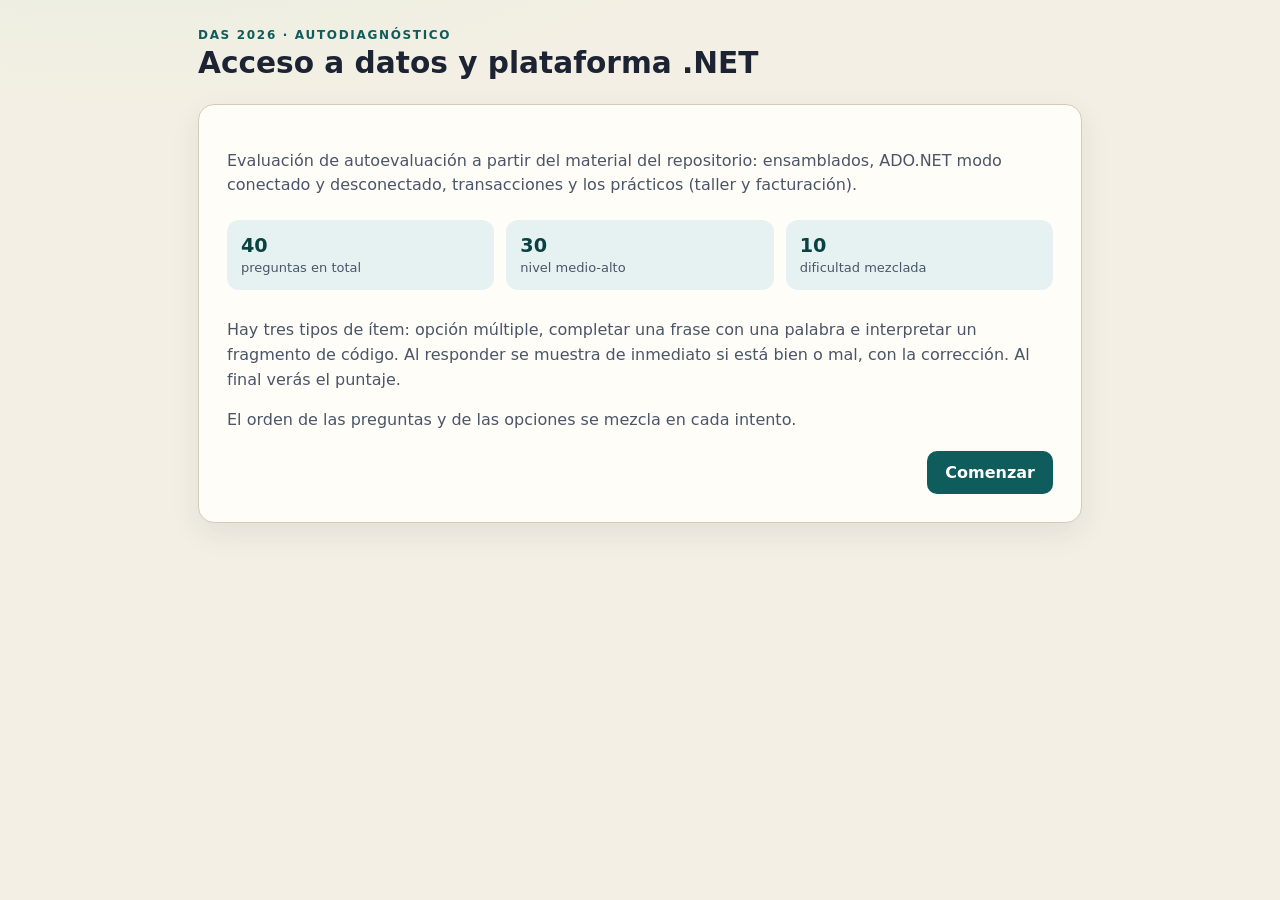
<file: evaluacion/index.html>
<!DOCTYPE html>
<html lang="es">
<head>
  <meta charset="UTF-8">
  <meta name="viewport" content="width=device-width, initial-scale=1">
  <title>Autodiagnóstico DAS 2026</title>
  <link rel="stylesheet" href="estilos.css">
</head>
<body>
  <div id="app"></div>
  <script src="preguntas.js"></script>
  <script src="app.js"></script>
</body>
</html>
</file>
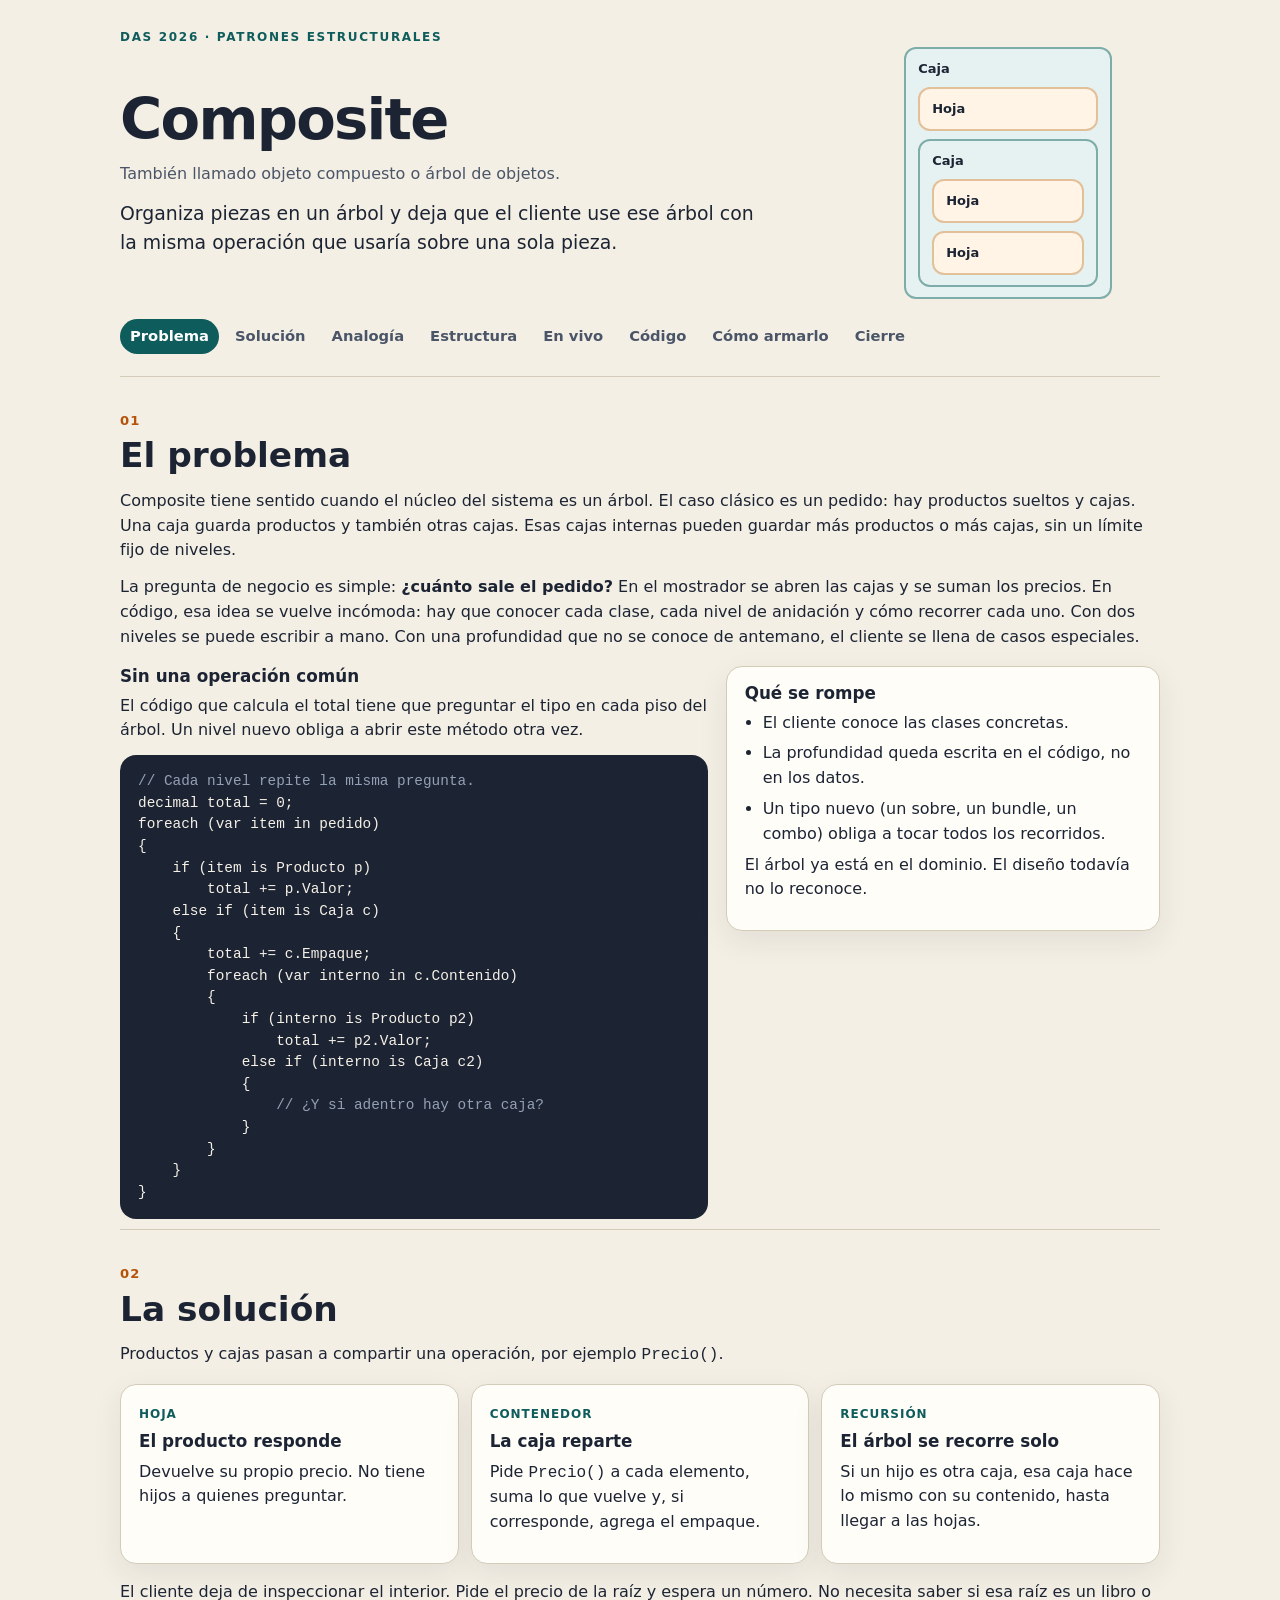
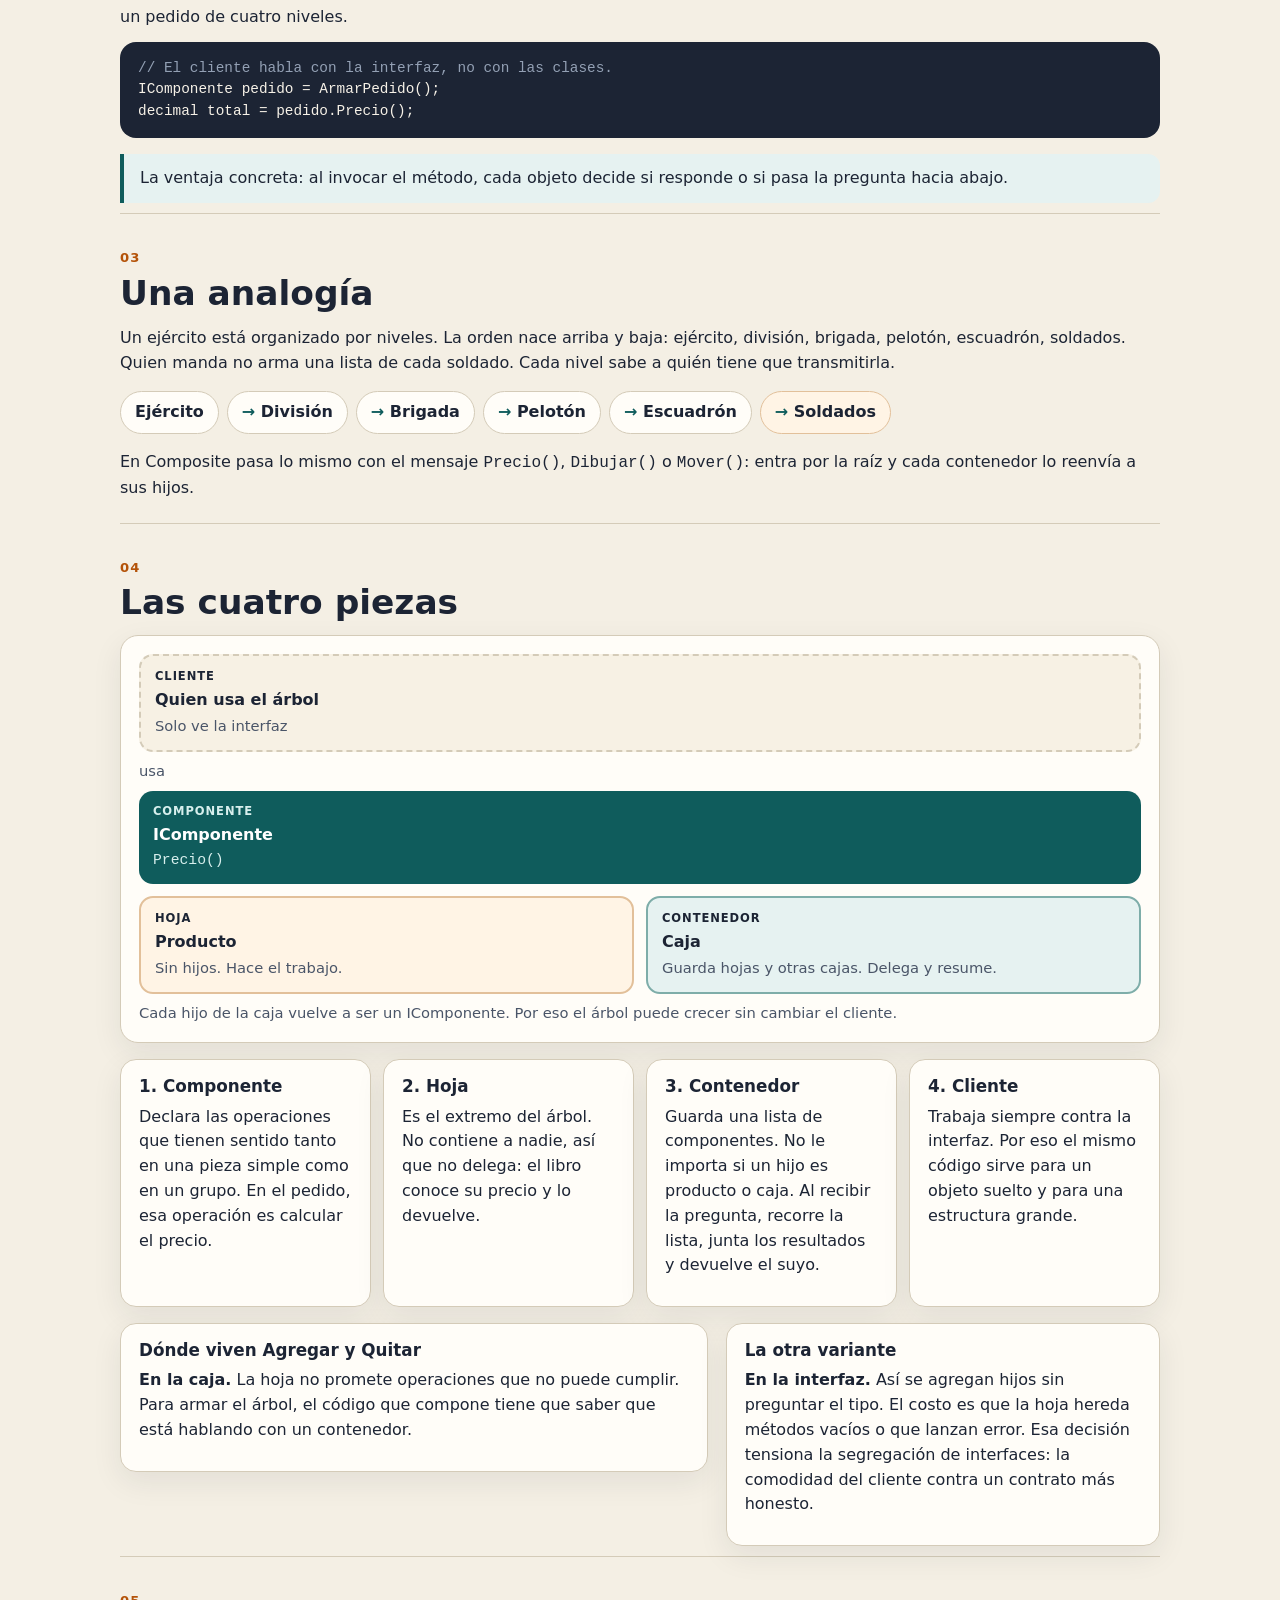
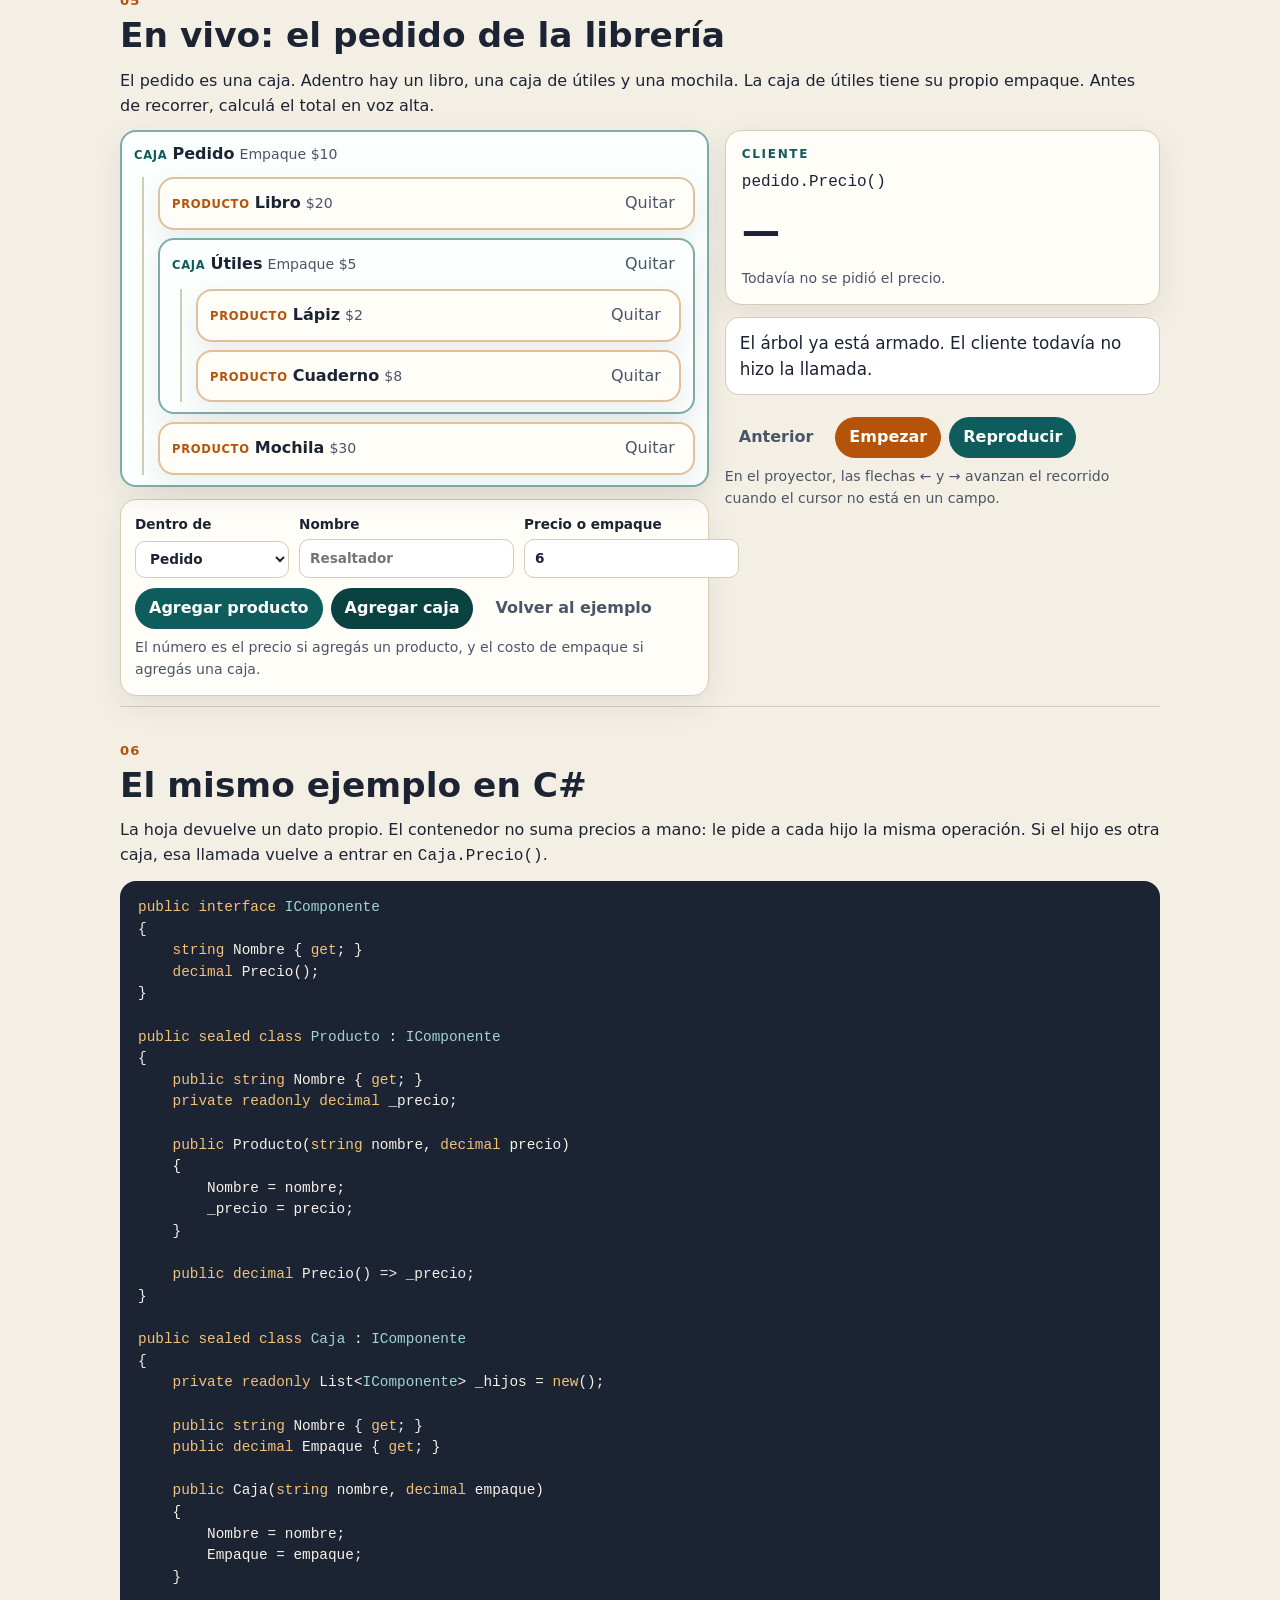
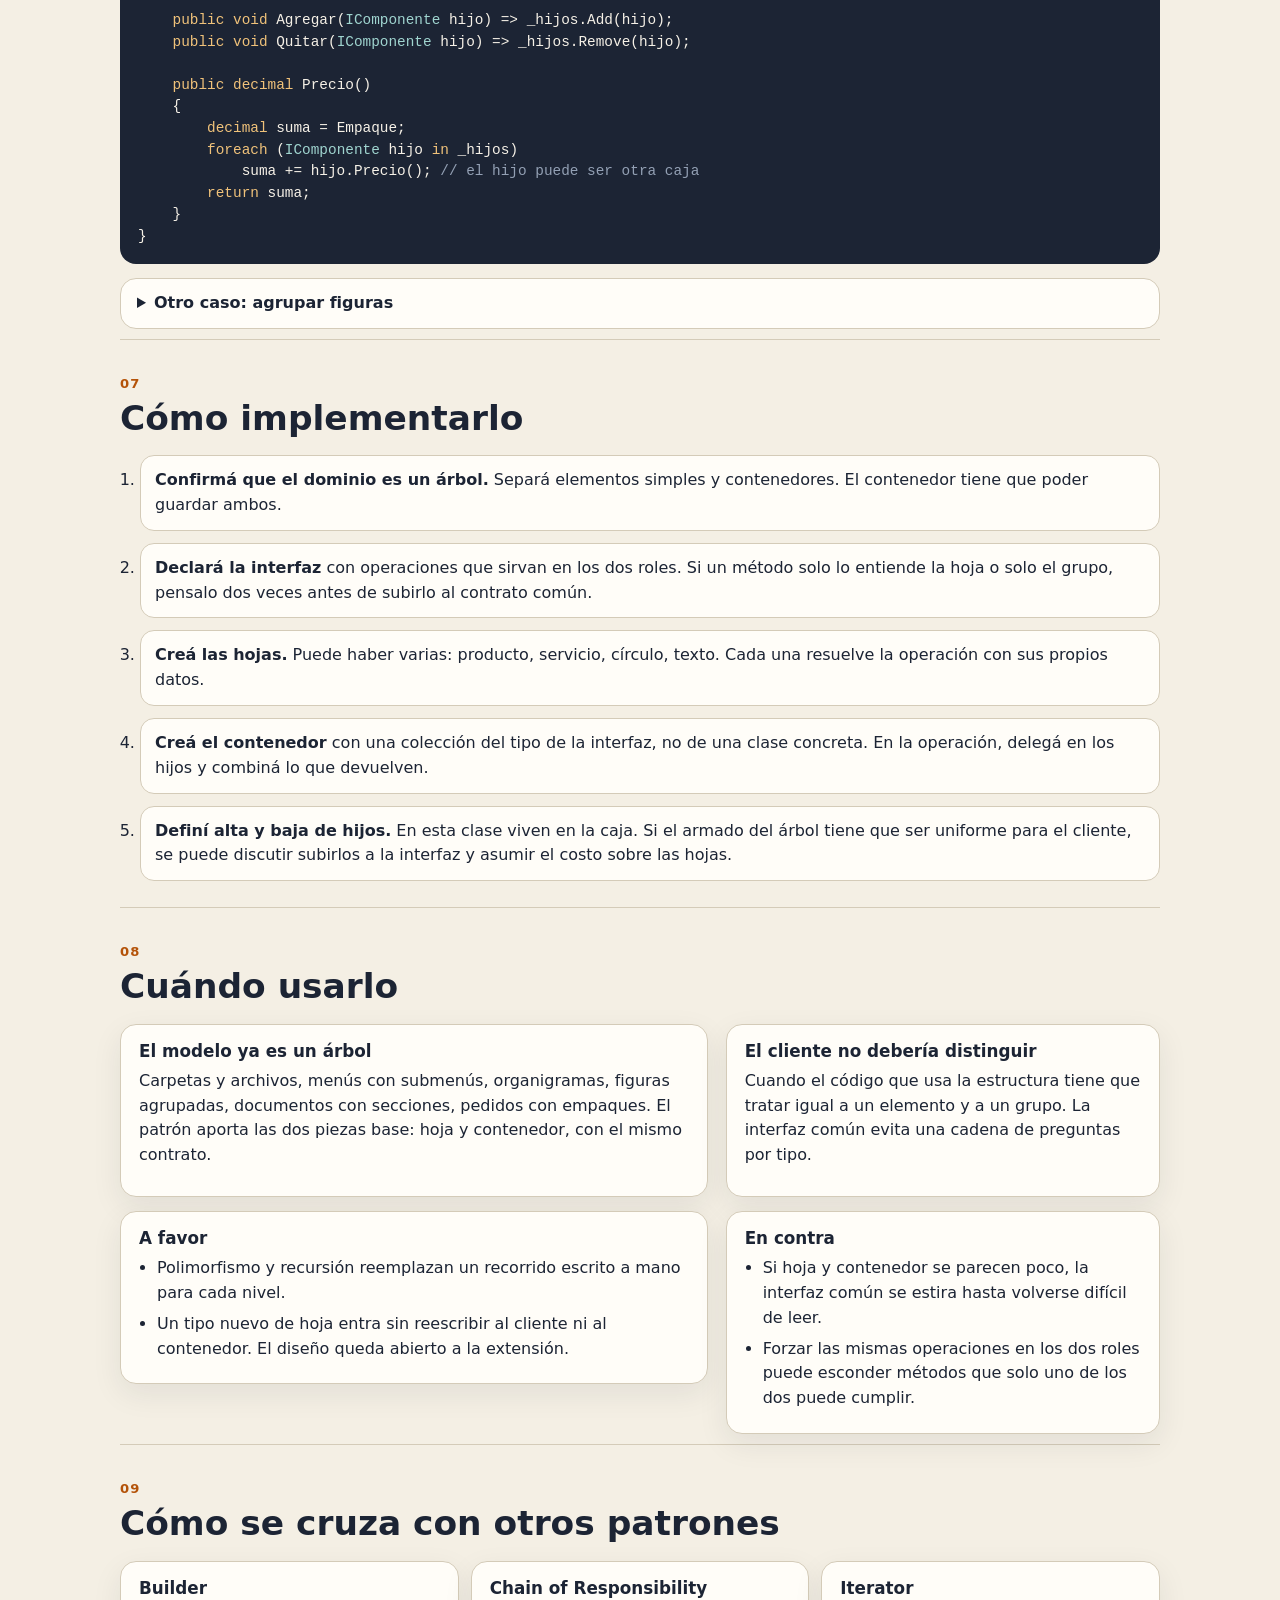
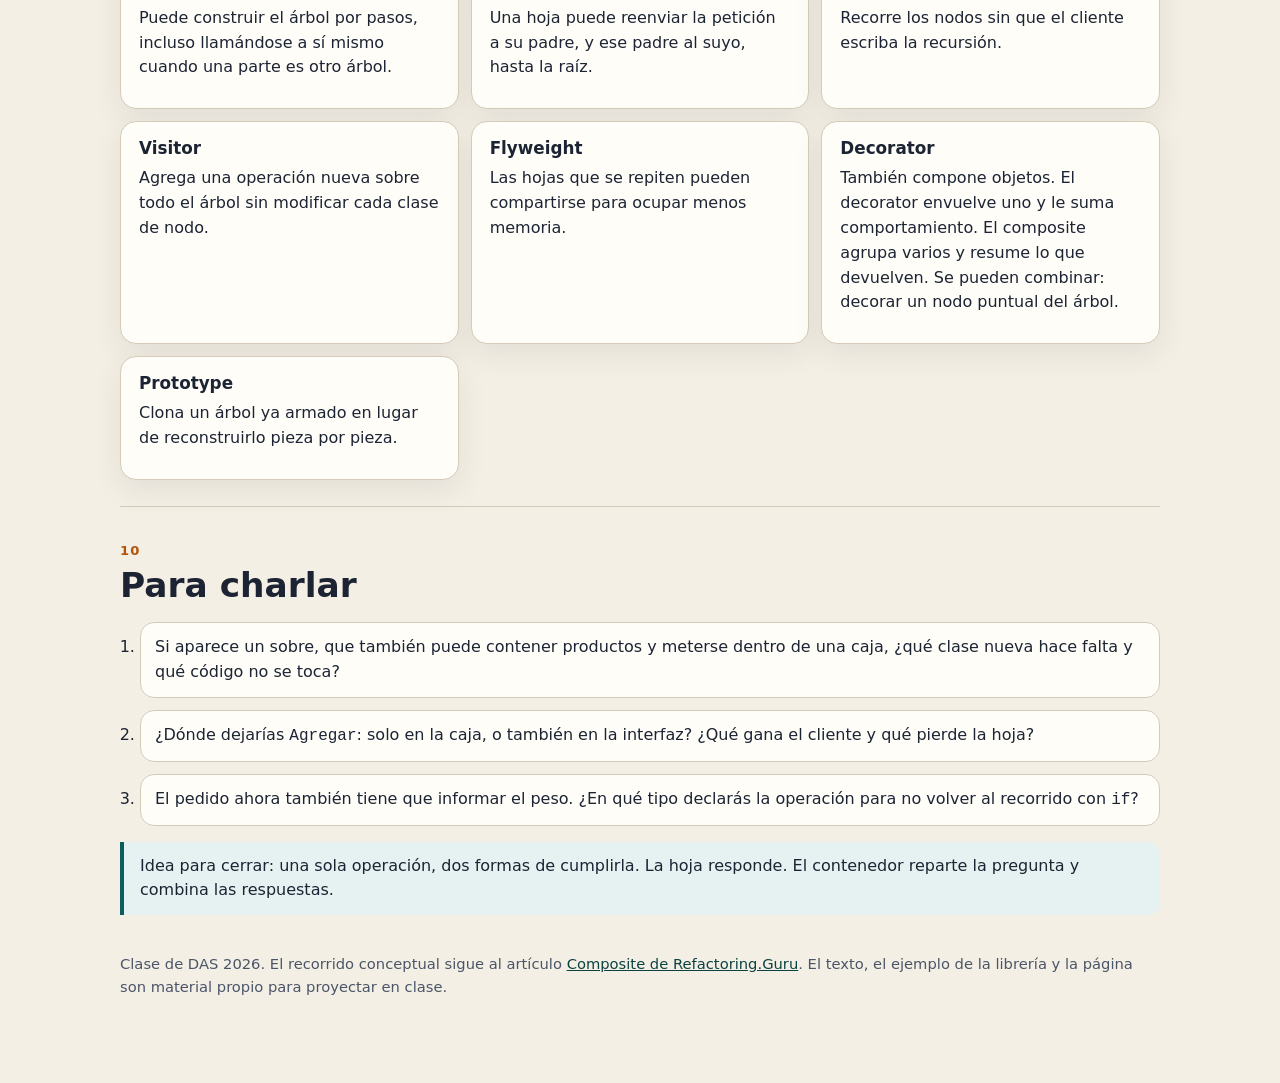
<file: patron_composite/index.html>
<!DOCTYPE html>
<html lang="es">
<head>
  <meta charset="UTF-8">
  <meta name="viewport" content="width=device-width, initial-scale=1">
  <title>Composite · clase DAS 2026</title>
  <link rel="stylesheet" href="estilos.css">
</head>
<body>
  <div class="pagina">
    <header class="hero">
      <p class="marca">DAS 2026 · Patrones estructurales</p>
      <div class="hero-cuerpo">
        <div>
          <h1>Composite</h1>
          <p class="alias">También llamado objeto compuesto o árbol de objetos.</p>
          <p class="lead">Organiza piezas en un árbol y deja que el cliente use ese árbol con la misma operación que usaría sobre una sola pieza.</p>
        </div>
        <div class="hero-arbol" aria-hidden="true">
          <div class="mini caja">Caja
            <div class="mini hoja">Hoja</div>
            <div class="mini caja">Caja
              <div class="mini hoja">Hoja</div>
              <div class="mini hoja">Hoja</div>
            </div>
          </div>
        </div>
      </div>
    </header>

    <nav class="nav" aria-label="Secciones de la clase">
      <a href="#problema">Problema</a>
      <a href="#solucion">Solución</a>
      <a href="#analogia">Analogía</a>
      <a href="#estructura">Estructura</a>
      <a href="#demo">En vivo</a>
      <a href="#codigo">Código</a>
      <a href="#implementacion">Cómo armarlo</a>
      <a href="#cierre">Cierre</a>
    </nav>

    <main>
      <section id="problema" class="seccion">
        <p class="indice">01</p>
        <h2>El problema</h2>
        <p>Composite tiene sentido cuando el núcleo del sistema es un árbol. El caso clásico es un pedido: hay productos sueltos y cajas. Una caja guarda productos y también otras cajas. Esas cajas internas pueden guardar más productos o más cajas, sin un límite fijo de niveles.</p>
        <p>La pregunta de negocio es simple: <strong>¿cuánto sale el pedido?</strong> En el mostrador se abren las cajas y se suman los precios. En código, esa idea se vuelve incómoda: hay que conocer cada clase, cada nivel de anidación y cómo recorrer cada uno. Con dos niveles se puede escribir a mano. Con una profundidad que no se conoce de antemano, el cliente se llena de casos especiales.</p>

        <div class="dos">
          <div>
            <h3>Sin una operación común</h3>
            <p>El código que calcula el total tiene que preguntar el tipo en cada piso del árbol. Un nivel nuevo obliga a abrir este método otra vez.</p>
            <pre class="codigo"><code><span class="com">// Cada nivel repite la misma pregunta.</span>
decimal total = 0;
foreach (var item in pedido)
{
    if (item is Producto p)
        total += p.Valor;
    else if (item is Caja c)
    {
        total += c.Empaque;
        foreach (var interno in c.Contenido)
        {
            if (interno is Producto p2)
                total += p2.Valor;
            else if (interno is Caja c2)
            {
                <span class="com">// ¿Y si adentro hay otra caja?</span>
            }
        }
    }
}</code></pre>
          </div>
          <aside class="nota">
            <h3>Qué se rompe</h3>
            <ul>
              <li>El cliente conoce las clases concretas.</li>
              <li>La profundidad queda escrita en el código, no en los datos.</li>
              <li>Un tipo nuevo (un sobre, un bundle, un combo) obliga a tocar todos los recorridos.</li>
            </ul>
            <p>El árbol ya está en el dominio. El diseño todavía no lo reconoce.</p>
          </aside>
        </div>
      </section>

      <section id="solucion" class="seccion">
        <p class="indice">02</p>
        <h2>La solución</h2>
        <p>Productos y cajas pasan a compartir una operación, por ejemplo <code>Precio()</code>.</p>
        <div class="pasos-idea">
          <article>
            <span>Hoja</span>
            <h3>El producto responde</h3>
            <p>Devuelve su propio precio. No tiene hijos a quienes preguntar.</p>
          </article>
          <article>
            <span>Contenedor</span>
            <h3>La caja reparte</h3>
            <p>Pide <code>Precio()</code> a cada elemento, suma lo que vuelve y, si corresponde, agrega el empaque.</p>
          </article>
          <article>
            <span>Recursión</span>
            <h3>El árbol se recorre solo</h3>
            <p>Si un hijo es otra caja, esa caja hace lo mismo con su contenido, hasta llegar a las hojas.</p>
          </article>
        </div>
        <p>El cliente deja de inspeccionar el interior. Pide el precio de la raíz y espera un número. No necesita saber si esa raíz es un libro o un pedido de cuatro niveles.</p>
        <pre class="codigo"><code><span class="com">// El cliente habla con la interfaz, no con las clases.</span>
IComponente pedido = ArmarPedido();
decimal total = pedido.Precio();</code></pre>
        <p class="cita">La ventaja concreta: al invocar el método, cada objeto decide si responde o si pasa la pregunta hacia abajo.</p>
      </section>

      <section id="analogia" class="seccion">
        <p class="indice">03</p>
        <h2>Una analogía</h2>
        <p>Un ejército está organizado por niveles. La orden nace arriba y baja: ejército, división, brigada, pelotón, escuadrón, soldados. Quien manda no arma una lista de cada soldado. Cada nivel sabe a quién tiene que transmitirla.</p>
        <ol class="cadena" aria-label="Cadena de mando">
          <li>Ejército</li>
          <li>División</li>
          <li>Brigada</li>
          <li>Pelotón</li>
          <li>Escuadrón</li>
          <li>Soldados</li>
        </ol>
        <p>En Composite pasa lo mismo con el mensaje <code>Precio()</code>, <code>Dibujar()</code> o <code>Mover()</code>: entra por la raíz y cada contenedor lo reenvía a sus hijos.</p>
      </section>

      <section id="estructura" class="seccion">
        <p class="indice">04</p>
        <h2>Las cuatro piezas</h2>
        <div class="diagrama" aria-label="Relación entre cliente, interfaz, hoja y contenedor">
          <div class="rol cliente">
            <small>Cliente</small>
            <strong>Quien usa el árbol</strong>
            <span>Solo ve la interfaz</span>
          </div>
          <p class="flecha">usa</p>
          <div class="rol interfaz">
            <small>Componente</small>
            <strong>IComponente</strong>
            <code>Precio()</code>
          </div>
          <div class="ramas">
            <div class="rol hoja">
              <small>Hoja</small>
              <strong>Producto</strong>
              <span>Sin hijos. Hace el trabajo.</span>
            </div>
            <div class="rol compuesto">
              <small>Contenedor</small>
              <strong>Caja</strong>
              <span>Guarda hojas y otras cajas. Delega y resume.</span>
            </div>
          </div>
          <p class="retorno">Cada hijo de la caja vuelve a ser un IComponente. Por eso el árbol puede crecer sin cambiar el cliente.</p>
        </div>

        <div class="grilla-4">
          <article>
            <h3>1. Componente</h3>
            <p>Declara las operaciones que tienen sentido tanto en una pieza simple como en un grupo. En el pedido, esa operación es calcular el precio.</p>
          </article>
          <article>
            <h3>2. Hoja</h3>
            <p>Es el extremo del árbol. No contiene a nadie, así que no delega: el libro conoce su precio y lo devuelve.</p>
          </article>
          <article>
            <h3>3. Contenedor</h3>
            <p>Guarda una lista de componentes. No le importa si un hijo es producto o caja. Al recibir la pregunta, recorre la lista, junta los resultados y devuelve el suyo.</p>
          </article>
          <article>
            <h3>4. Cliente</h3>
            <p>Trabaja siempre contra la interfaz. Por eso el mismo código sirve para un objeto suelto y para una estructura grande.</p>
          </article>
        </div>

        <div class="dos variante">
          <article>
            <h3>Dónde viven Agregar y Quitar</h3>
            <p><strong>En la caja.</strong> La hoja no promete operaciones que no puede cumplir. Para armar el árbol, el código que compone tiene que saber que está hablando con un contenedor.</p>
          </article>
          <article>
            <h3>La otra variante</h3>
            <p><strong>En la interfaz.</strong> Así se agregan hijos sin preguntar el tipo. El costo es que la hoja hereda métodos vacíos o que lanzan error. Esa decisión tensiona la segregación de interfaces: la comodidad del cliente contra un contrato más honesto.</p>
          </article>
        </div>
      </section>

      <section id="demo" class="seccion">
        <p class="indice">05</p>
        <h2>En vivo: el pedido de la librería</h2>
        <p>El pedido es una caja. Adentro hay un libro, una caja de útiles y una mochila. La caja de útiles tiene su propio empaque. Antes de recorrer, calculá el total en voz alta.</p>
        <div class="demo-grid">
          <div>
            <div id="arbol" class="arbol" aria-live="polite"></div>
            <form id="form-alta" class="alta">
              <div class="alta-campos">
                <label>Dentro de
                  <select id="padre"></select>
                </label>
                <label>Nombre
                  <input id="nombre" maxlength="32" placeholder="Resaltador" required>
                </label>
                <label>Precio o empaque
                  <input id="valor" type="number" min="0" step="1" value="6" required>
                </label>
              </div>
              <div class="alta-acciones">
                <button type="submit" value="producto">Agregar producto</button>
                <button type="submit" class="secundario" value="caja">Agregar caja</button>
                <button type="button" id="restaurar" class="texto">Volver al ejemplo</button>
              </div>
              <p class="ayuda">El número es el precio si agregás un producto, y el costo de empaque si agregás una caja.</p>
            </form>
          </div>
          <aside class="recorrido">
            <div class="panel-cliente">
              <p class="marca">Cliente</p>
              <p class="llamada"><code>pedido.Precio()</code></p>
              <p id="total" class="total">—</p>
              <p id="estado-total" class="ayuda">Todavía no se pidió el precio.</p>
            </div>
            <blockquote id="relato">El árbol ya está armado. El cliente todavía no hizo la llamada.</blockquote>
            <ol id="bitacora" class="bitacora"></ol>
            <div class="controles">
              <button type="button" id="anterior">Anterior</button>
              <button type="button" id="siguiente" class="principal">Paso siguiente</button>
              <button type="button" id="reproducir">Reproducir</button>
            </div>
            <p class="ayuda">En el proyector, las flechas ← y → avanzan el recorrido cuando el cursor no está en un campo.</p>
          </aside>
        </div>
      </section>

      <section id="codigo" class="seccion">
        <p class="indice">06</p>
        <h2>El mismo ejemplo en C#</h2>
        <p>La hoja devuelve un dato propio. El contenedor no suma precios a mano: le pide a cada hijo la misma operación. Si el hijo es otra caja, esa llamada vuelve a entrar en <code>Caja.Precio()</code>.</p>
        <pre class="codigo"><code><span class="pal">public interface</span> <span class="tip">IComponente</span>
{
    <span class="pal">string</span> Nombre { <span class="pal">get</span>; }
    <span class="pal">decimal</span> Precio();
}

<span class="pal">public sealed class</span> <span class="tip">Producto</span> : <span class="tip">IComponente</span>
{
    <span class="pal">public string</span> Nombre { <span class="pal">get</span>; }
    <span class="pal">private readonly decimal</span> _precio;

    <span class="pal">public</span> Producto(<span class="pal">string</span> nombre, <span class="pal">decimal</span> precio)
    {
        Nombre = nombre;
        _precio = precio;
    }

    <span class="pal">public decimal</span> Precio() => _precio;
}

<span class="pal">public sealed class</span> <span class="tip">Caja</span> : <span class="tip">IComponente</span>
{
    <span class="pal">private readonly</span> List&lt;<span class="tip">IComponente</span>&gt; _hijos = <span class="pal">new</span>();

    <span class="pal">public string</span> Nombre { <span class="pal">get</span>; }
    <span class="pal">public decimal</span> Empaque { <span class="pal">get</span>; }

    <span class="pal">public</span> Caja(<span class="pal">string</span> nombre, <span class="pal">decimal</span> empaque)
    {
        Nombre = nombre;
        Empaque = empaque;
    }

    <span class="pal">public void</span> Agregar(<span class="tip">IComponente</span> hijo) => _hijos.Add(hijo);
    <span class="pal">public void</span> Quitar(<span class="tip">IComponente</span> hijo) => _hijos.Remove(hijo);

    <span class="pal">public decimal</span> Precio()
    {
        <span class="pal">decimal</span> suma = Empaque;
        <span class="pal">foreach</span> (<span class="tip">IComponente</span> hijo <span class="pal">in</span> _hijos)
            suma += hijo.Precio(); <span class="com">// el hijo puede ser otra caja</span>
        <span class="pal">return</span> suma;
    }
}</code></pre>

        <details class="extra">
          <summary>Otro caso: agrupar figuras</summary>
          <p>El mismo esquema sirve en un editor. Un círculo se dibuja solo. Un grupo no dibuja trazos propios: pide <code>Dibujar()</code> y <code>Mover()</code> a cada figura, y alguna de esas figuras puede ser otro grupo.</p>
          <pre class="codigo"><code><span class="pal">public interface</span> <span class="tip">IFigura</span>
{
    <span class="pal">void</span> Mover(<span class="pal">int</span> dx, <span class="pal">int</span> dy);
    <span class="pal">void</span> Dibujar();
}

<span class="pal">public sealed class</span> <span class="tip">Grupo</span> : <span class="tip">IFigura</span>
{
    <span class="pal">private readonly</span> List&lt;<span class="tip">IFigura</span>&gt; _hijos = <span class="pal">new</span>();

    <span class="pal">public void</span> Agregar(<span class="tip">IFigura</span> figura) => _hijos.Add(figura);

    <span class="pal">public void</span> Mover(<span class="pal">int</span> dx, <span class="pal">int</span> dy)
    {
        <span class="pal">foreach</span> (<span class="tip">IFigura</span> hijo <span class="pal">in</span> _hijos)
            hijo.Mover(dx, dy);
    }

    <span class="pal">public void</span> Dibujar()
    {
        <span class="pal">foreach</span> (<span class="tip">IFigura</span> hijo <span class="pal">in</span> _hijos)
            hijo.Dibujar();
    }
}</code></pre>
        </details>
      </section>

      <section id="implementacion" class="seccion">
        <p class="indice">07</p>
        <h2>Cómo implementarlo</h2>
        <ol class="lista-guia">
          <li>
            <strong>Confirmá que el dominio es un árbol.</strong>
            Separá elementos simples y contenedores. El contenedor tiene que poder guardar ambos.
          </li>
          <li>
            <strong>Declará la interfaz</strong>
            con operaciones que sirvan en los dos roles. Si un método solo lo entiende la hoja o solo el grupo, pensalo dos veces antes de subirlo al contrato común.
          </li>
          <li>
            <strong>Creá las hojas.</strong>
            Puede haber varias: producto, servicio, círculo, texto. Cada una resuelve la operación con sus propios datos.
          </li>
          <li>
            <strong>Creá el contenedor</strong>
            con una colección del tipo de la interfaz, no de una clase concreta. En la operación, delegá en los hijos y combiná lo que devuelven.
          </li>
          <li>
            <strong>Definí alta y baja de hijos.</strong>
            En esta clase viven en la caja. Si el armado del árbol tiene que ser uniforme para el cliente, se puede discutir subirlos a la interfaz y asumir el costo sobre las hojas.
          </li>
        </ol>
      </section>

      <section id="aplicabilidad" class="seccion">
        <p class="indice">08</p>
        <h2>Cuándo usarlo</h2>
        <div class="dos">
          <article class="tarjeta">
            <h3>El modelo ya es un árbol</h3>
            <p>Carpetas y archivos, menús con submenús, organigramas, figuras agrupadas, documentos con secciones, pedidos con empaques. El patrón aporta las dos piezas base: hoja y contenedor, con el mismo contrato.</p>
          </article>
          <article class="tarjeta">
            <h3>El cliente no debería distinguir</h3>
            <p>Cuando el código que usa la estructura tiene que tratar igual a un elemento y a un grupo. La interfaz común evita una cadena de preguntas por tipo.</p>
          </article>
        </div>
        <div class="dos balance">
          <article>
            <h3>A favor</h3>
            <ul>
              <li>Polimorfismo y recursión reemplazan un recorrido escrito a mano para cada nivel.</li>
              <li>Un tipo nuevo de hoja entra sin reescribir al cliente ni al contenedor. El diseño queda abierto a la extensión.</li>
            </ul>
          </article>
          <article>
            <h3>En contra</h3>
            <ul>
              <li>Si hoja y contenedor se parecen poco, la interfaz común se estira hasta volverse difícil de leer.</li>
              <li>Forzar las mismas operaciones en los dos roles puede esconder métodos que solo uno de los dos puede cumplir.</li>
            </ul>
          </article>
        </div>
      </section>

      <section id="relaciones" class="seccion">
        <p class="indice">09</p>
        <h2>Cómo se cruza con otros patrones</h2>
        <div class="grilla-rel">
          <article><h3>Builder</h3><p>Puede construir el árbol por pasos, incluso llamándose a sí mismo cuando una parte es otro árbol.</p></article>
          <article><h3>Chain of Responsibility</h3><p>Una hoja puede reenviar la petición a su padre, y ese padre al suyo, hasta la raíz.</p></article>
          <article><h3>Iterator</h3><p>Recorre los nodos sin que el cliente escriba la recursión.</p></article>
          <article><h3>Visitor</h3><p>Agrega una operación nueva sobre todo el árbol sin modificar cada clase de nodo.</p></article>
          <article><h3>Flyweight</h3><p>Las hojas que se repiten pueden compartirse para ocupar menos memoria.</p></article>
          <article><h3>Decorator</h3><p>También compone objetos. El decorator envuelve uno y le suma comportamiento. El composite agrupa varios y resume lo que devuelven. Se pueden combinar: decorar un nodo puntual del árbol.</p></article>
          <article><h3>Prototype</h3><p>Clona un árbol ya armado en lugar de reconstruirlo pieza por pieza.</p></article>
        </div>
      </section>

      <section id="cierre" class="seccion">
        <p class="indice">10</p>
        <h2>Para charlar</h2>
        <ol class="preguntas">
          <li>Si aparece un sobre, que también puede contener productos y meterse dentro de una caja, ¿qué clase nueva hace falta y qué código no se toca?</li>
          <li>¿Dónde dejarías <code>Agregar</code>: solo en la caja, o también en la interfaz? ¿Qué gana el cliente y qué pierde la hoja?</li>
          <li>El pedido ahora también tiene que informar el peso. ¿En qué tipo declarás la operación para no volver al recorrido con <code>if</code>?</li>
        </ol>
        <p class="cita">Idea para cerrar: una sola operación, dos formas de cumplirla. La hoja responde. El contenedor reparte la pregunta y combina las respuestas.</p>
      </section>
    </main>

    <footer>
      <p>Clase de DAS 2026. El recorrido conceptual sigue al artículo <a href="https://refactoring.guru/es/design-patterns/composite">Composite de Refactoring.Guru</a>. El texto, el ejemplo de la librería y la página son material propio para proyectar en clase.</p>
    </footer>
  </div>
  <script src="clase.js"></script>
</body>
</html>
</file>
<file: evaluacion/estilos.css>
:root {
  --papel: #f4efe4;
  --papel-card: #fffdf8;
  --tinta: #1c2434;
  --tinta-suave: #4a5568;
  --linea: #d4cbb8;
  --teal: #0f5c5c;
  --teal-oscuro: #0a4242;
  --teal-claro: #e6f2f1;
  --ambar: #b45309;
  --ok: #157347;
  --ok-bg: #e8f6ee;
  --mal: #b42318;
  --mal-bg: #fdecea;
  --sombra: 0 10px 30px rgba(28, 36, 52, 0.08);
}

* {
  box-sizing: border-box;
}

html, body {
  margin: 0;
  min-height: 100%;
}

body {
  font-family: "Segoe UI", Calibri, system-ui, sans-serif;
  color: var(--tinta);
  background:
    radial-gradient(1200px 400px at 10% -10%, #e7efe0 0%, transparent 50%),
    var(--papel);
}

code, pre, .mono {
  font-family: "Cascadia Code", Consolas, "Courier New", monospace;
}

#app {
  max-width: 920px;
  margin: 0 auto;
  padding: 28px 18px 64px;
}

.header {
  display: flex;
  justify-content: space-between;
  gap: 16px;
  align-items: flex-end;
  margin-bottom: 22px;
}

.marca {
  font-size: 12px;
  letter-spacing: 0.14em;
  text-transform: uppercase;
  color: var(--teal);
  font-weight: 700;
}

h1, h2, h3 {
  margin: 0;
  line-height: 1.2;
}

h1 {
  font-size: 1.85rem;
  margin-top: 4px;
}

.card {
  background: var(--papel-card);
  border: 1px solid var(--linea);
  border-radius: 16px;
  box-shadow: var(--sombra);
  padding: 28px;
}

.intro p {
  color: var(--tinta-suave);
  line-height: 1.55;
}

.lista-info {
  display: grid;
  grid-template-columns: repeat(auto-fit, minmax(180px, 1fr));
  gap: 12px;
  margin: 22px 0 28px;
}

.lista-info div {
  background: var(--teal-claro);
  border-radius: 12px;
  padding: 14px;
}

.lista-info strong {
  display: block;
  font-size: 1.2rem;
  color: var(--teal-oscuro);
}

.lista-info span {
  font-size: 13px;
  color: var(--tinta-suave);
}

.btn {
  appearance: none;
  border: 0;
  border-radius: 10px;
  padding: 12px 18px;
  font: inherit;
  font-weight: 650;
  cursor: pointer;
}

.btn:disabled {
  opacity: 0.45;
  cursor: not-allowed;
}

.btn-primario {
  background: var(--teal);
  color: #fff;
}

.btn-primario:hover:not(:disabled) {
  background: var(--teal-oscuro);
}

.btn-secundario {
  background: transparent;
  color: var(--teal);
  border: 1px solid var(--teal);
}

.progreso-wrap {
  display: flex;
  justify-content: space-between;
  align-items: center;
  gap: 12px;
  margin-bottom: 12px;
  font-size: 14px;
  color: var(--tinta-suave);
}

.barra {
  height: 8px;
  background: #e6e0d2;
  border-radius: 99px;
  overflow: hidden;
  margin-bottom: 18px;
}

.barra span {
  display: block;
  height: 100%;
  background: var(--teal);
  width: 0;
  transition: width 0.25s ease;
}

.meta {
  display: flex;
  flex-wrap: wrap;
  gap: 8px;
  margin-bottom: 14px;
}

.badge {
  font-size: 12px;
  font-weight: 700;
  border-radius: 99px;
  padding: 4px 10px;
  border: 1px solid var(--linea);
  background: #fff;
}

.badge.tipo { color: var(--teal-oscuro); }
.badge.bajo { color: #3f6212; background: #ecfccb; border-color: #d9f99d; }
.badge.medio { color: var(--ambar); background: #fff7ed; border-color: #fed7aa; }
.badge.alto, .badge.medio-alto { color: #9f1239; background: #fff1f2; border-color: #fecdd3; }

.enunciado {
  font-size: 1.12rem;
  line-height: 1.5;
  margin: 0 0 16px;
}

.codigo {
  background: #1c2434;
  color: #f4efe4;
  border-radius: 12px;
  padding: 14px 16px;
  overflow-x: auto;
  font-size: 13px;
  line-height: 1.45;
  margin: 0 0 18px;
}

.opciones {
  display: grid;
  gap: 10px;
}

.opcion {
  display: flex;
  gap: 12px;
  align-items: flex-start;
  border: 1px solid var(--linea);
  border-radius: 12px;
  padding: 12px 14px;
  cursor: pointer;
  background: #fff;
}

.opcion:hover {
  border-color: var(--teal);
}

.opcion input {
  margin-top: 3px;
}

.opcion.ok {
  border-color: var(--ok);
  background: var(--ok-bg);
}

.opcion.mal {
  border-color: var(--mal);
  background: var(--mal-bg);
}

.completar {
  display: flex;
  flex-wrap: wrap;
  align-items: baseline;
  gap: 8px;
  font-size: 1.08rem;
  line-height: 1.7;
}

.completar input {
  min-width: 180px;
  padding: 8px 10px;
  font: inherit;
  border: 0;
  border-bottom: 2px solid var(--teal);
  background: transparent;
}

.feedback {
  margin-top: 18px;
  border-radius: 12px;
  padding: 14px 16px;
  line-height: 1.5;
}

.feedback.ok {
  background: var(--ok-bg);
  color: #14532d;
}

.feedback.mal {
  background: var(--mal-bg);
  color: #7f1d1d;
}

.acciones {
  display: flex;
  justify-content: flex-end;
  gap: 10px;
  margin-top: 18px;
}

.puntaje-grande {
  text-align: center;
  padding: 8px 0 18px;
}

.puntaje-grande .numero {
  font-size: 3.2rem;
  font-weight: 750;
  color: var(--teal-oscuro);
}

.puntaje-grande p {
  margin: 6px 0 0;
  color: var(--tinta-suave);
}

.grilla-stats {
  display: grid;
  grid-template-columns: repeat(auto-fit, minmax(180px, 1fr));
  gap: 12px;
  margin: 18px 0 8px;
}

.stat {
  border: 1px solid var(--linea);
  border-radius: 12px;
  padding: 14px;
}

.stat em {
  font-style: normal;
  font-size: 13px;
  color: var(--tinta-suave);
}

.revision {
  margin-top: 22px;
}

.revision h3 {
  margin-bottom: 12px;
}

.item-rev {
  border-top: 1px solid var(--linea);
  padding: 12px 0;
  font-size: 14px;
}

.item-rev .ok { color: var(--ok); font-weight: 700; }
.item-rev .mal { color: var(--mal); font-weight: 700; }

.nota-final {
  margin-top: 16px;
  padding: 14px;
  border-left: 4px solid var(--teal);
  background: var(--teal-claro);
  border-radius: 0 12px 12px 0;
}

@media (max-width: 640px) {
  .card { padding: 18px; }
  h1 { font-size: 1.45rem; }
  .puntaje-grande .numero { font-size: 2.4rem; }
}
</file>
<file: patron_composite/estilos.css>
:root {
  --papel: #f4efe4;
  --papel-card: #fffdf8;
  --tinta: #1c2434;
  --tinta-suave: #4a5568;
  --linea: #d4cbb8;
  --teal: #0f5c5c;
  --teal-oscuro: #0a4242;
  --teal-claro: #e6f2f1;
  --ambar: #b45309;
  --ambar-claro: #fff4e5;
  --ok: #157347;
  --ok-bg: #e8f6ee;
  --sombra: 0 10px 30px rgba(28, 36, 52, 0.08);
}

* { box-sizing: border-box; }

html { scroll-behavior: smooth; }

body {
  margin: 0;
  font-family: "Segoe UI", Calibri, system-ui, sans-serif;
  color: var(--tinta);
  background:
    radial-gradient(1200px 420px at 8% -10%, #e7efe0 0%, transparent 55%),
    var(--papel);
  line-height: 1.55;
}

code, pre, .llamada {
  font-family: "Cascadia Code", Consolas, "Courier New", monospace;
}

.pagina {
  max-width: 1080px;
  margin: 0 auto;
  padding: 28px 20px 72px;
}

.marca {
  margin: 0;
  font-size: 12px;
  letter-spacing: 0.14em;
  text-transform: uppercase;
  color: var(--teal);
  font-weight: 700;
}

h1, h2, h3 { line-height: 1.2; }

h1 {
  margin: 8px 0 0;
  font-size: clamp(2.4rem, 5vw, 3.6rem);
  letter-spacing: -0.03em;
}

h2 {
  margin: 0 0 12px;
  font-size: clamp(1.7rem, 3vw, 2.15rem);
}

h3 { margin: 0 0 8px; font-size: 1.05rem; }

p { margin: 0 0 12px; }

a { color: var(--teal-oscuro); }

.hero-cuerpo {
  display: grid;
  grid-template-columns: 1.4fr 0.6fr;
  gap: 28px;
  align-items: center;
}

.alias {
  margin-top: 8px;
  color: var(--tinta-suave);
}

.lead {
  font-size: 1.18rem;
  max-width: 40rem;
}

.hero-arbol { display: flex; justify-content: center; }

.mini {
  border-radius: 12px;
  padding: 10px 12px;
  font-size: 13px;
  font-weight: 700;
}

.mini.caja {
  background: var(--teal-claro);
  border: 2px solid #7eada9;
  display: flex;
  flex-direction: column;
  gap: 8px;
  min-width: 180px;
}

.mini.hoja {
  background: var(--ambar-claro);
  border: 2px solid #e2c09a;
  font-weight: 600;
}

.nav {
  position: sticky;
  top: 0;
  z-index: 4;
  display: flex;
  gap: 6px;
  overflow-x: auto;
  padding: 12px 0;
  margin: 8px 0 10px;
  background: rgba(244, 239, 228, 0.92);
  backdrop-filter: blur(8px);
}

.seccion { scroll-margin-top: 58px; }

.nav a {
  text-decoration: none;
  color: var(--tinta-suave);
  font-size: 0.92rem;
  font-weight: 600;
  padding: 6px 10px;
  border-radius: 999px;
  white-space: nowrap;
}

.nav a.activa,
.nav a:hover {
  background: var(--teal);
  color: white;
}

.seccion {
  padding: 34px 0 10px;
  border-top: 1px solid var(--linea);
}

.indice {
  margin: 0 0 4px;
  color: var(--ambar);
  font-weight: 800;
  letter-spacing: 0.08em;
  font-size: 0.82rem;
}

.dos {
  display: grid;
  grid-template-columns: 1.15fr 0.85fr;
  gap: 18px;
  align-items: start;
  margin-top: 16px;
}

.nota,
.tarjeta,
.grilla-4 article,
.grilla-rel article,
.pasos-idea article,
.variante article,
.balance article,
.panel-cliente,
.alta,
.nodo {
  background: var(--papel-card);
  border: 1px solid var(--linea);
  border-radius: 16px;
  box-shadow: var(--sombra);
}

.nota,
.tarjeta,
.grilla-4 article,
.grilla-rel article,
.pasos-idea article,
.variante article,
.balance article {
  padding: 16px 18px;
}

.nota ul,
.balance ul { margin: 0; padding-left: 18px; }

.nota li,
.balance li { margin: 6px 0; }

.codigo {
  margin: 0;
  background: #1c2434;
  color: #f6f1e7;
  border-radius: 16px;
  padding: 16px 18px;
  overflow: auto;
  line-height: 1.5;
  font-size: 0.9rem;
}

.codigo .pal { color: #f0c27a; }
.codigo .tip { color: #9fd4cf; }
.codigo .com { color: #93a0b4; }

.pasos-idea,
.grilla-4,
.grilla-rel {
  display: grid;
  gap: 12px;
  margin: 16px 0;
}

.pasos-idea { grid-template-columns: repeat(3, 1fr); }
.grilla-4 { grid-template-columns: repeat(4, 1fr); }
.grilla-rel { grid-template-columns: repeat(3, 1fr); }

.pasos-idea span {
  display: inline-block;
  margin-bottom: 8px;
  color: var(--teal);
  font-size: 0.75rem;
  font-weight: 800;
  letter-spacing: 0.08em;
  text-transform: uppercase;
}

.cita {
  margin: 16px 0 0;
  padding: 12px 16px;
  border-left: 4px solid var(--teal);
  background: var(--teal-claro);
  border-radius: 0 12px 12px 0;
}

.cadena {
  display: flex;
  flex-wrap: wrap;
  gap: 8px;
  list-style: none;
  padding: 0;
  margin: 16px 0;
}

.cadena li {
  background: var(--papel-card);
  border: 1px solid var(--linea);
  border-radius: 999px;
  padding: 8px 14px;
  font-weight: 700;
}

.cadena li:last-child {
  background: var(--ambar-claro);
  border-color: #e2c09a;
}

.cadena li + li::before {
  content: "→ ";
  color: var(--teal);
  font-weight: 700;
}

.diagrama {
  background: var(--papel-card);
  border: 1px solid var(--linea);
  border-radius: 18px;
  padding: 18px;
  box-shadow: var(--sombra);
}

.rol {
  border-radius: 14px;
  padding: 12px 14px;
  display: grid;
  gap: 2px;
}

.rol small {
  text-transform: uppercase;
  letter-spacing: 0.08em;
  font-size: 0.72rem;
  font-weight: 800;
}

.rol span, .rol code { color: var(--tinta-suave); font-size: 0.92rem; }

.cliente { background: #f7f1e4; border: 2px dashed var(--linea); }
.interfaz { background: var(--teal); color: white; margin-top: 8px; }
.interfaz span, .interfaz code, .interfaz small { color: #d7efed; }
.ramas {
  display: grid;
  grid-template-columns: 1fr 1fr;
  gap: 12px;
  margin-top: 12px;
}
.hoja { background: var(--ambar-claro); border: 2px solid #e2c09a; }
.compuesto { background: var(--teal-claro); border: 2px solid #7eada9; }
.flecha, .retorno {
  margin: 8px 0 0;
  color: var(--tinta-suave);
  font-size: 0.92rem;
}

.demo-grid {
  display: grid;
  grid-template-columns: minmax(0, 1.15fr) minmax(280px, 0.85fr);
  gap: 16px;
  align-items: start;
  margin-top: 12px;
}

.arbol { display: flex; flex-direction: column; gap: 10px; }

.nodo { padding: 10px 12px; border-width: 2px; }
.nodo.producto { border-color: #e2c09a; }
.nodo.caja { border-color: #7eada9; background: #fbfffe; }
.nodo.activo {
  border-color: var(--ambar);
  box-shadow: 0 0 0 3px rgba(180, 83, 9, 0.18);
}
.nodo.resuelto { background: var(--ok-bg); }

.nodo-cabeza {
  display: flex;
  justify-content: space-between;
  gap: 8px;
  align-items: center;
}

.tipo {
  font-size: 0.72rem;
  font-weight: 800;
  letter-spacing: 0.06em;
  text-transform: uppercase;
  color: var(--teal);
}

.nodo.producto .tipo { color: var(--ambar); }

.parcial {
  font-variant-numeric: tabular-nums;
  font-weight: 800;
  color: var(--ok);
}

.hijos {
  margin: 10px 0 0 8px;
  padding-left: 14px;
  border-left: 2px solid var(--linea);
  display: flex;
  flex-direction: column;
  gap: 8px;
}

.quitar {
  border: 0;
  background: transparent;
  color: var(--tinta-suave);
  cursor: pointer;
  font: inherit;
  padding: 2px 6px;
}

.alta { margin-top: 12px; padding: 14px; }
.alta-campos {
  display: grid;
  grid-template-columns: 1.2fr 1fr 0.8fr;
  gap: 10px;
}
label { display: grid; gap: 4px; font-size: 0.85rem; font-weight: 700; }
input, select, button { font: inherit; }
input, select {
  border: 1px solid var(--linea);
  border-radius: 10px;
  padding: 8px 10px;
  background: white;
  color: var(--tinta);
}
.alta-acciones, .controles {
  display: flex;
  flex-wrap: wrap;
  gap: 8px;
  margin-top: 10px;
}
button {
  border: 0;
  border-radius: 999px;
  padding: 8px 14px;
  background: var(--teal);
  color: white;
  font-weight: 700;
  cursor: pointer;
}
button.secundario { background: var(--teal-oscuro); }
button.principal { background: var(--ambar); }
button.texto, button:disabled {
  background: transparent;
  color: var(--tinta-suave);
}
button:disabled { cursor: default; }
.ayuda { color: var(--tinta-suave); font-size: 0.88rem; margin: 8px 0 0; }

.recorrido { position: sticky; top: 58px; }
.panel-cliente { padding: 14px 16px; }
.llamada { margin: 6px 0; font-size: 1rem; }
.total {
  margin: 0;
  font-size: 2.4rem;
  font-weight: 800;
  letter-spacing: -0.03em;
  font-variant-numeric: tabular-nums;
}
#relato {
  margin: 12px 0;
  padding: 12px 14px;
  background: white;
  border-radius: 14px;
  border: 1px solid var(--linea);
  font-size: 1.05rem;
}
.bitacora {
  list-style: none;
  margin: 0;
  padding: 0;
  max-height: 280px;
  overflow: auto;
  display: flex;
  flex-direction: column;
  gap: 6px;
}
.bitacora li {
  background: white;
  border-radius: 10px;
  padding: 8px 10px;
  border: 1px solid var(--linea);
  font-size: 0.9rem;
  margin-left: calc(var(--nivel, 0) * 12px);
}
.bitacora li.activa {
  border-color: var(--ambar);
  background: var(--ambar-claro);
}

.lista-guia, .preguntas { display: grid; gap: 12px; padding-left: 20px; }
.lista-guia li, .preguntas li {
  background: var(--papel-card);
  border: 1px solid var(--linea);
  border-radius: 14px;
  padding: 12px 14px;
}
.balance { margin-top: 14px; }

.extra {
  margin-top: 14px;
  background: var(--papel-card);
  border: 1px solid var(--linea);
  border-radius: 16px;
  padding: 12px 16px;
}
.extra summary { cursor: pointer; font-weight: 800; }

footer {
  margin-top: 28px;
  color: var(--tinta-suave);
  font-size: 0.92rem;
}

:focus-visible {
  outline: 3px solid var(--ambar);
  outline-offset: 2px;
}

@media (max-width: 900px) {
  .hero-cuerpo,
  .dos,
  .demo-grid,
  .pasos-idea,
  .grilla-4,
  .grilla-rel,
  .ramas,
  .alta-campos {
    grid-template-columns: 1fr;
  }
  .recorrido { position: static; }
}

@media (prefers-reduced-motion: reduce) {
  html { scroll-behavior: auto; }
}
</file>
